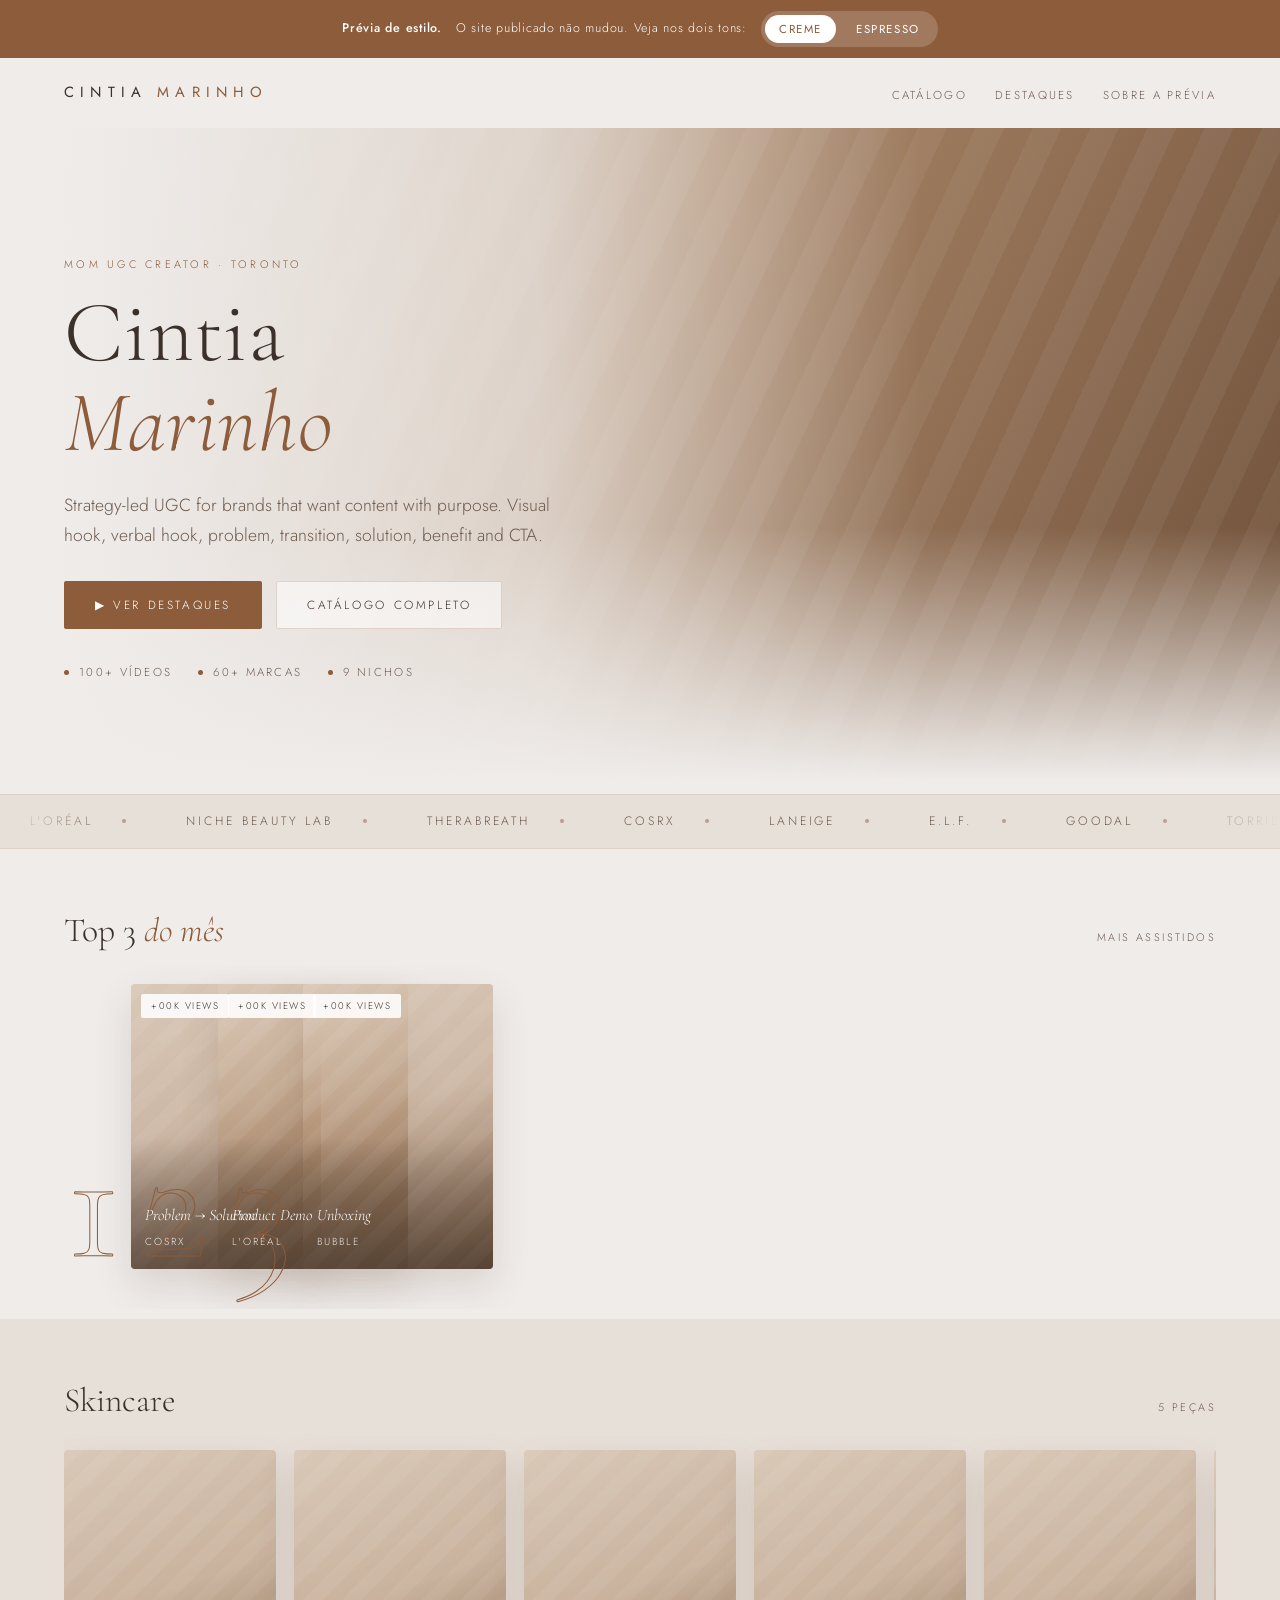
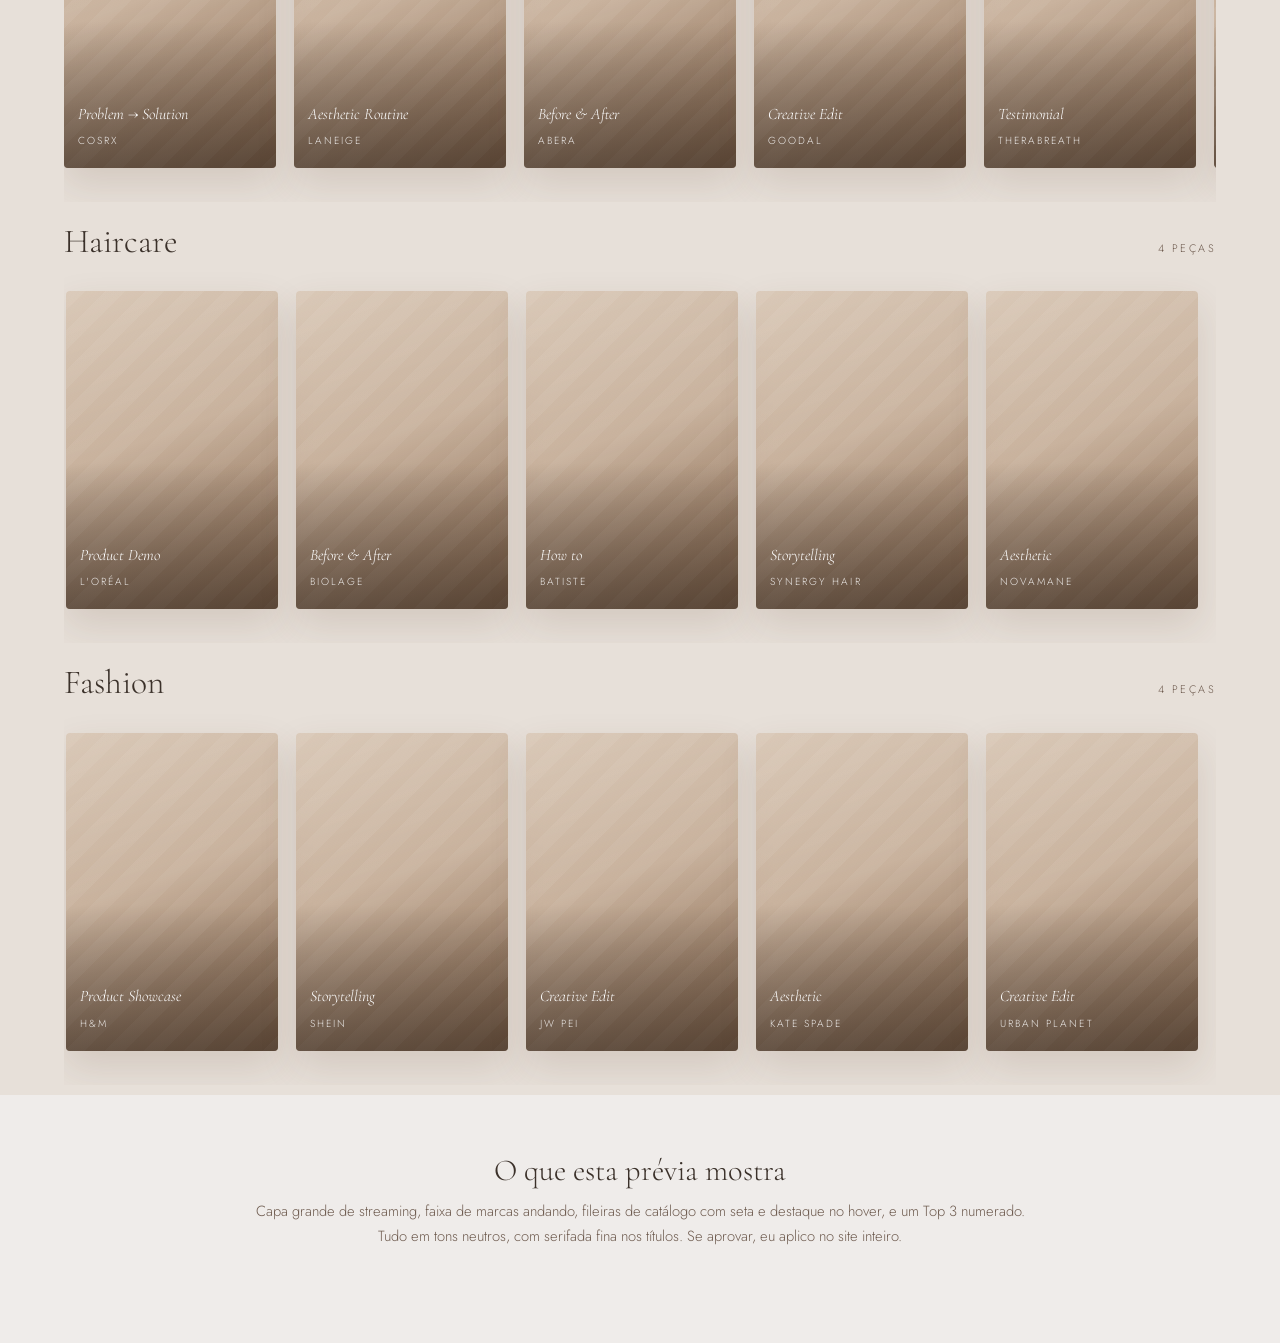
<file: preview.html>
<!DOCTYPE html>
<html lang="pt-BR" data-tema="creme">
<head>
<meta charset="utf-8">
<meta name="viewport" content="width=device-width, initial-scale=1">
<title>Prévia de estilo | Cintia Marinho</title>
<meta name="description" content="Prévia de estilo do portfólio de Cintia Marinho: clima de catálogo em tons neutros.">
<link rel="preconnect" href="https://fonts.googleapis.com">
<link rel="preconnect" href="https://fonts.gstatic.com" crossorigin>
<link href="https://fonts.googleapis.com/css2?family=Cormorant+Garamond:ital,wght@0,300;0,400;0,500;1,300;1,400&family=Jost:wght@300;400;500&display=swap" rel="stylesheet">
<style>
/* ===== TEMA CLARO (creme) ===== */
:root{
  --fundo:#efecea; --fundo-2:#e7e0d9; --cartao:#ffffff;
  --tinta:#3b312a; --apagado:#6f5c50; --destaque:#8c5c3b;
  --linha:#ddd2c8; --scrim:rgba(59,49,42,.55); --sombra:0 16px 38px rgba(92,58,36,.14);
  --contorno:rgba(140,92,59,.22);
}
/* ===== TEMA ESCURO (espresso) ===== */
:root[data-tema="espresso"]{
  --fundo:#1b1613; --fundo-2:#221b17; --cartao:#2a221d;
  --tinta:#f2ece6; --apagado:#bfae9f; --destaque:#c89b76;
  --linha:#3a2f27; --scrim:rgba(12,9,7,.62); --sombra:0 18px 44px rgba(0,0,0,.55);
  --contorno:rgba(200,155,118,.3);
}
*{box-sizing:border-box}
html{scroll-behavior:smooth}
body{
  margin:0;background:var(--fundo);color:var(--tinta);
  font-family:'Jost',system-ui,sans-serif;font-weight:300;font-size:16.5px;line-height:1.7;
  overflow-x:hidden;transition:background .4s ease,color .4s ease;
}
h1,h2,h3{font-family:'Cormorant Garamond',Georgia,serif;font-weight:300;line-height:1.05;margin:0}
p{margin:0 0 14px}
a{color:inherit}
:focus-visible{outline:2px solid var(--destaque);outline-offset:3px}
.container{width:100%;max-width:1200px;margin:0 auto;padding:0 24px}
.rotulo{display:block;font-size:.68rem;letter-spacing:.3em;text-transform:uppercase;color:var(--destaque);margin-bottom:14px}

/* ===== aviso da prévia ===== */
.aviso{
  position:sticky;top:0;z-index:99;background:var(--destaque);color:#fff;
  display:flex;flex-wrap:wrap;gap:14px;align-items:center;justify-content:center;
  padding:11px 18px;font-size:.78rem;letter-spacing:.06em;text-align:center;
}
.aviso strong{font-weight:500}
.troca{display:flex;gap:6px;background:rgba(255,255,255,.18);border-radius:999px;padding:4px}
.troca button{
  border:0;background:transparent;color:#fff;cursor:pointer;font-family:inherit;
  font-size:.72rem;letter-spacing:.14em;text-transform:uppercase;padding:6px 14px;border-radius:999px;
}
.troca button[aria-pressed="true"]{background:#fff;color:var(--destaque)}

/* ===== menu ===== */
.topo{position:sticky;top:42px;z-index:90;background:transparent;transition:background .35s ease}
.topo.solido{background:color-mix(in srgb,var(--fundo) 92%,transparent);backdrop-filter:blur(10px);border-bottom:1px solid var(--linha)}
.topo-interno{display:flex;align-items:center;justify-content:space-between;height:70px;gap:20px}
.wordmark{font-size:.92rem;letter-spacing:.42em;text-transform:uppercase;font-weight:400;text-decoration:none;white-space:nowrap}
.wordmark b{font-weight:400;color:var(--destaque)}
.menu{display:flex;gap:28px;list-style:none;margin:0;padding:0}
.menu a{text-decoration:none;font-size:.72rem;letter-spacing:.2em;text-transform:uppercase;color:var(--apagado)}
.menu a:hover{color:var(--tinta)}

/* ===== billboard ===== */
.billboard{position:relative;min-height:74vh;display:flex;align-items:center;padding:70px 0 54px;overflow:hidden}
.billboard-fundo{
  position:absolute;inset:0;z-index:0;
  background:
    repeating-linear-gradient(115deg,rgba(255,255,255,.05) 0 26px,transparent 26px 52px),
    linear-gradient(115deg,#cbbaa8 0%,#a98668 46%,#6d4e37 100%);
}
:root[data-tema="espresso"] .billboard-fundo{
  background:
    repeating-linear-gradient(115deg,rgba(255,255,255,.035) 0 26px,transparent 26px 52px),
    linear-gradient(115deg,#4a382c 0%,#2c221b 52%,#15100d 100%);
}
.billboard::after{
  content:"";position:absolute;inset:0;z-index:1;
  background:linear-gradient(90deg,var(--fundo) 4%,color-mix(in srgb,var(--fundo) 72%,transparent) 42%,transparent 72%),
             linear-gradient(0deg,var(--fundo) 2%,transparent 40%);
}
.billboard .container{position:relative;z-index:2}
.billboard-texto{max-width:600px}
.billboard h1{font-size:clamp(3rem,7.4vw,5.4rem);margin-bottom:8px;letter-spacing:.01em}
.billboard h1 span{display:block;font-style:italic;color:var(--destaque)}
.billboard p{font-size:clamp(1rem,1.9vw,1.1rem);color:var(--apagado);max-width:50ch;margin:22px 0 30px}
.acoes{display:flex;flex-wrap:wrap;gap:14px;align-items:center}
.botao{
  display:inline-flex;align-items:center;gap:10px;text-decoration:none;cursor:pointer;
  padding:13px 30px;border-radius:2px;border:1px solid transparent;
  font-family:'Jost',sans-serif;font-size:.74rem;letter-spacing:.22em;text-transform:uppercase;transition:.25s;
}
.botao-cheio{background:var(--destaque);color:#fff}
.botao-cheio:hover{filter:brightness(1.08);transform:translateY(-2px)}
.botao-vazio{border-color:var(--contorno);color:var(--tinta);background:color-mix(in srgb,var(--cartao) 55%,transparent)}
.botao-vazio:hover{border-color:var(--destaque);transform:translateY(-2px)}
.meta-billboard{display:flex;gap:26px;flex-wrap:wrap;margin-top:34px;font-size:.72rem;letter-spacing:.2em;text-transform:uppercase;color:var(--apagado)}
.meta-billboard span{display:flex;align-items:center;gap:10px}
.meta-billboard span::before{content:"";width:5px;height:5px;border-radius:50%;background:var(--destaque)}

/* ===== faixa de marcas andando ===== */
.faixa{border-top:1px solid var(--linha);border-bottom:1px solid var(--linha);background:var(--fundo-2);overflow:hidden;position:relative}
.faixa::before,.faixa::after{
  content:"";position:absolute;top:0;bottom:0;width:120px;z-index:2;pointer-events:none;
}
.faixa::before{left:0;background:linear-gradient(90deg,var(--fundo-2),transparent)}
.faixa::after{right:0;background:linear-gradient(270deg,var(--fundo-2),transparent)}
.pista{display:flex;width:max-content;animation:anda 46s linear infinite}
.faixa:hover .pista{animation-play-state:paused}
.pista span{
  padding:16px 30px;font-size:.76rem;letter-spacing:.24em;text-transform:uppercase;
  color:var(--apagado);white-space:nowrap;display:flex;align-items:center;gap:30px;
}
.pista span::after{content:"";width:4px;height:4px;border-radius:50%;background:var(--destaque);opacity:.5}
@keyframes anda{from{transform:translateX(0)}to{transform:translateX(-50%)}}

/* ===== fileiras de catálogo ===== */
.bloco{padding:64px 0 10px}
.bloco-escuro{background:var(--fundo-2)}
.cabecalho-fileira{display:flex;align-items:baseline;justify-content:space-between;gap:20px;margin-bottom:6px}
.cabecalho-fileira h2{font-size:clamp(1.5rem,3vw,2.1rem)}
.cabecalho-fileira h2 em{font-style:italic;color:var(--destaque)}
.cabecalho-fileira .conta{font-size:.68rem;letter-spacing:.22em;text-transform:uppercase;color:var(--apagado)}
.fileira-wrap{position:relative}
.fileira{
  display:flex;gap:18px;overflow-x:auto;scroll-snap-type:x mandatory;scroll-behavior:smooth;
  padding:26px 2px 34px;scrollbar-width:none;
}
.fileira::-webkit-scrollbar{display:none}
.poster{
  position:relative;flex:0 0 212px;scroll-snap-align:start;text-decoration:none;color:inherit;
  transition:transform .4s cubic-bezier(.2,.7,.3,1);
}
.poster:hover,.poster:focus-visible{transform:translateY(-10px)}
.poster-img{
  position:relative;aspect-ratio:2/3;border-radius:4px;overflow:hidden;box-shadow:var(--sombra);
  background:
    repeating-linear-gradient(135deg,rgba(255,255,255,.055) 0 14px,transparent 14px 28px),
    linear-gradient(160deg,#d9c8b7 0%,#b2907192 45%,#7a5a40 100%);
  background-size:cover;background-position:center;
  outline:1px solid transparent;transition:outline-color .35s ease;
}
:root[data-tema="espresso"] .poster-img{
  background:
    repeating-linear-gradient(135deg,rgba(255,255,255,.04) 0 14px,transparent 14px 28px),
    linear-gradient(160deg,#4b3a2e 0%,#31261e 48%,#191310 100%);
}
.poster:hover .poster-img{outline-color:var(--destaque)}
.poster-img::after{
  content:"";position:absolute;inset:0;
  background:linear-gradient(0deg,var(--scrim) 0%,transparent 46%);
}
.selo{
  position:absolute;z-index:3;top:10px;left:10px;background:color-mix(in srgb,var(--cartao) 88%,transparent);
  border-radius:2px;padding:4px 10px;font-size:.6rem;letter-spacing:.16em;text-transform:uppercase;color:var(--tinta);
}
.play-mini{
  position:absolute;z-index:3;left:50%;top:50%;transform:translate(-50%,-50%) scale(.9);
  width:46px;height:46px;border-radius:50%;border:1px solid rgba(255,255,255,.75);
  background:rgba(255,255,255,.14);backdrop-filter:blur(2px);
  display:flex;align-items:center;justify-content:center;opacity:0;transition:.35s;
}
.play-mini::after{content:"";border-left:12px solid #fff;border-top:7.5px solid transparent;border-bottom:7.5px solid transparent;margin-left:3px}
.poster:hover .play-mini{opacity:1;transform:translate(-50%,-50%) scale(1)}
.poster-legenda{position:absolute;z-index:3;left:0;right:0;bottom:0;padding:14px 14px 16px;color:#fff}
.poster-legenda .tipo{font-family:'Cormorant Garamond',serif;font-style:italic;font-size:1rem;display:block;line-height:1.2}
.poster-legenda .marca{font-size:.64rem;letter-spacing:.2em;text-transform:uppercase;opacity:.86}
.seta{
  position:absolute;top:calc(50% - 14px);transform:translateY(-50%);z-index:6;width:40px;height:40px;border-radius:50%;
  background:color-mix(in srgb,var(--cartao) 92%,transparent);border:1px solid var(--linha);color:var(--tinta);
  cursor:pointer;display:flex;align-items:center;justify-content:center;font-size:.9rem;opacity:0;transition:.3s;
}
.fileira-wrap:hover .seta{opacity:1}
.seta:hover{border-color:var(--destaque);color:var(--destaque)}
.seta-esq{left:-14px}
.seta-dir{right:-14px}

/* ===== top 3 ===== */
.top3{display:flex;gap:10px;overflow-x:auto;padding:30px 2px 40px;scrollbar-width:none}
.top3::-webkit-scrollbar{display:none}
.top-item{position:relative;display:flex;align-items:flex-end;flex:0 0 auto;text-decoration:none;color:inherit}
.top-num{
  font-family:'Cormorant Garamond',serif;font-size:clamp(7rem,13vw,11rem);line-height:.78;
  color:transparent;-webkit-text-stroke:1px var(--destaque);padding-right:10px;
}
.top-item .poster{flex:0 0 190px}
.top-item:hover .top-num{color:color-mix(in srgb,var(--destaque) 16%,transparent)}

/* ===== nota final ===== */
.nota{padding:60px 0 80px;text-align:center;color:var(--apagado);font-size:.92rem}
.nota h2{font-size:1.9rem;color:var(--tinta);margin-bottom:12px}

@media (max-width:820px){
  .menu{display:none}
  .billboard{min-height:66vh}
  .poster{flex:0 0 63vw;max-width:230px}
  .top-item .poster{flex:0 0 55vw;max-width:200px}
  .seta{display:none}
  .topo{top:66px}
}
@media (prefers-reduced-motion:reduce){
  html{scroll-behavior:auto}
  .pista{animation:none;width:100%;flex-wrap:wrap;justify-content:center}
  *,*::before,*::after{transition-duration:.001ms !important}
}
</style>
</head>
<body>

<div class="aviso">
  <strong>Prévia de estilo.</strong> O site publicado não mudou. Veja nos dois tons:
  <span class="troca" role="group" aria-label="Trocar o tom da prévia">
    <button type="button" data-tema="creme" aria-pressed="true">Creme</button>
    <button type="button" data-tema="espresso" aria-pressed="false">Espresso</button>
  </span>
</div>

<header class="topo" id="topo">
  <div class="container topo-interno">
    <a class="wordmark" href="#">Cintia <b>Marinho</b></a>
    <ul class="menu">
      <li><a href="#catalogo">Catálogo</a></li>
      <li><a href="#top">Destaques</a></li>
      <li><a href="#nota">Sobre a prévia</a></li>
    </ul>
  </div>
</header>

<!-- BILLBOARD: a capa grande, no espírito da tela inicial de streaming -->
<section class="billboard">
  <div class="billboard-fundo" aria-hidden="true"></div>
  <div class="container">
    <div class="billboard-texto">
      <span class="rotulo">Mom UGC Creator · Toronto</span>
      <h1>Cintia <span>Marinho</span></h1>
      <p>Strategy-led UGC for brands that want content with purpose. Visual hook, verbal hook, problem, transition, solution, benefit and CTA.</p>
      <div class="acoes">
        <a class="botao botao-cheio" href="#top">▶ Ver destaques</a>
        <a class="botao botao-vazio" href="#catalogo">Catálogo completo</a>
      </div>
      <div class="meta-billboard">
        <span>100+ vídeos</span><span>60+ marcas</span><span>9 nichos</span>
      </div>
    </div>
  </div>
</section>

<!-- FAIXA DE MARCAS ANDANDO: o elemento que você pediu para manter -->
<div class="faixa" aria-label="Marcas com quem já trabalhei">
  <div class="pista" id="pista"></div>
</div>

<!-- TOP 3 -->
<section class="bloco" id="top">
  <div class="container">
    <div class="cabecalho-fileira">
      <h2>Top 3 <em>do mês</em></h2>
      <span class="conta">mais assistidos</span>
    </div>
    <div class="top3" id="top3"></div>
  </div>
</section>

<!-- FILEIRAS POR NICHO -->
<section class="bloco bloco-escuro" id="catalogo">
  <div class="container">
    <div class="cabecalho-fileira">
      <h2>Skincare</h2>
      <span class="conta">5 peças</span>
    </div>
    <div class="fileira-wrap">
      <button class="seta seta-esq" type="button" aria-label="Anterior" data-alvo="f1">&#10094;</button>
      <div class="fileira" id="f1"></div>
      <button class="seta seta-dir" type="button" aria-label="Próximo" data-alvo="f1">&#10095;</button>
    </div>

    <div class="cabecalho-fileira" style="margin-top:22px">
      <h2>Haircare</h2>
      <span class="conta">4 peças</span>
    </div>
    <div class="fileira-wrap">
      <button class="seta seta-esq" type="button" aria-label="Anterior" data-alvo="f2">&#10094;</button>
      <div class="fileira" id="f2"></div>
      <button class="seta seta-dir" type="button" aria-label="Próximo" data-alvo="f2">&#10095;</button>
    </div>

    <div class="cabecalho-fileira" style="margin-top:22px">
      <h2>Fashion</h2>
      <span class="conta">4 peças</span>
    </div>
    <div class="fileira-wrap">
      <button class="seta seta-esq" type="button" aria-label="Anterior" data-alvo="f3">&#10094;</button>
      <div class="fileira" id="f3"></div>
      <button class="seta seta-dir" type="button" aria-label="Próximo" data-alvo="f3">&#10095;</button>
    </div>
  </div>
</section>

<section class="nota" id="nota">
  <div class="container">
    <h2>O que esta prévia mostra</h2>
    <p>Capa grande de streaming, faixa de marcas andando, fileiras de catálogo com seta e destaque no hover, e um Top 3 numerado.<br>
    Tudo em tons neutros, com serifada fina nos títulos. Se aprovar, eu aplico no site inteiro.</p>
  </div>
</section>

<script>
const MARCAS = ["L'Oréal","Niche Beauty Lab","TheraBreath","COSRX","LANEIGE","e.l.f.","goodal","Torriden","Abera","Eupholic","APLB","NovaMane","Batiste","Biolage","Synergy Hair","Prime Cosmetics","CELLU","H&M","C&A","SHEIN","JW PEI","Kate Spade","Tommy Hilfiger","Urban Planet","Button Amsterdam","Power Kitchen Toronto","TC Nutrition","Formi","Bubble","Alarmy","Linka.ai","Tineco","Doggy Sprout","Pupring","Jolie","Avergo Bonsai"];
const TOP3 = [
  { marca:"COSRX", tipo:"Problem → Solution", selo:"+00K views" },
  { marca:"L'Oréal", tipo:"Product Demo", selo:"+00K views" },
  { marca:"Bubble", tipo:"Unboxing", selo:"+00K views" }
];
const FILEIRAS = {
  f1:[{marca:"COSRX",tipo:"Problem → Solution"},{marca:"LANEIGE",tipo:"Aesthetic Routine"},{marca:"Abera",tipo:"Before & After"},{marca:"goodal",tipo:"Creative Edit"},{marca:"TheraBreath",tipo:"Testimonial"},{marca:"Torriden",tipo:"Routine"}],
  f2:[{marca:"L'Oréal",tipo:"Product Demo"},{marca:"Biolage",tipo:"Before & After"},{marca:"Batiste",tipo:"How to"},{marca:"Synergy Hair",tipo:"Storytelling"},{marca:"NovaMane",tipo:"Aesthetic"}],
  f3:[{marca:"H&M",tipo:"Product Showcase"},{marca:"SHEIN",tipo:"Storytelling"},{marca:"JW PEI",tipo:"Creative Edit"},{marca:"Kate Spade",tipo:"Aesthetic"},{marca:"Urban Planet",tipo:"Creative Edit"}]
};

function poster(item, selo){
  return '<div class="poster-img">' +
      (selo ? '<span class="selo">' + selo + '</span>' : '') +
      '<span class="play-mini" aria-hidden="true"></span>' +
      '<span class="poster-legenda"><span class="tipo">' + item.tipo + '</span><span class="marca">' + item.marca + '</span></span>' +
    '</div>';
}
document.getElementById('pista').innerHTML = (MARCAS.map(m => '<span>' + m + '</span>').join("")).repeat(2);
document.getElementById('top3').innerHTML = TOP3.map(function(t,i){
  return '<a class="top-item" href="#top"><span class="top-num" aria-hidden="true">' + (i+1) + '</span><span class="poster">' + poster(t, t.selo) + '</span></a>';
}).join("");
Object.keys(FILEIRAS).forEach(function(id){
  document.getElementById(id).innerHTML = FILEIRAS[id].map(function(it){
    return '<a class="poster" href="#catalogo">' + poster(it) + '</a>';
  }).join("");
});
document.querySelectorAll('.seta').forEach(function(b){
  b.addEventListener('click', function(){
    const f = document.getElementById(b.dataset.alvo);
    const passo = Math.max(f.clientWidth * .8, 240);
    f.scrollBy({ left: b.classList.contains('seta-esq') ? -passo : passo, behavior:'smooth' });
  });
});
document.querySelectorAll('.troca button').forEach(function(b){
  b.addEventListener('click', function(){
    document.documentElement.dataset.tema = b.dataset.tema;
    document.querySelectorAll('.troca button').forEach(x => x.setAttribute('aria-pressed', String(x === b)));
  });
});
const topo = document.getElementById('topo');
const marca = () => topo.classList.toggle('solido', window.scrollY > 40);
marca(); window.addEventListener('scroll', marca, { passive:true });
</script>
</body>
</html>
</file>
